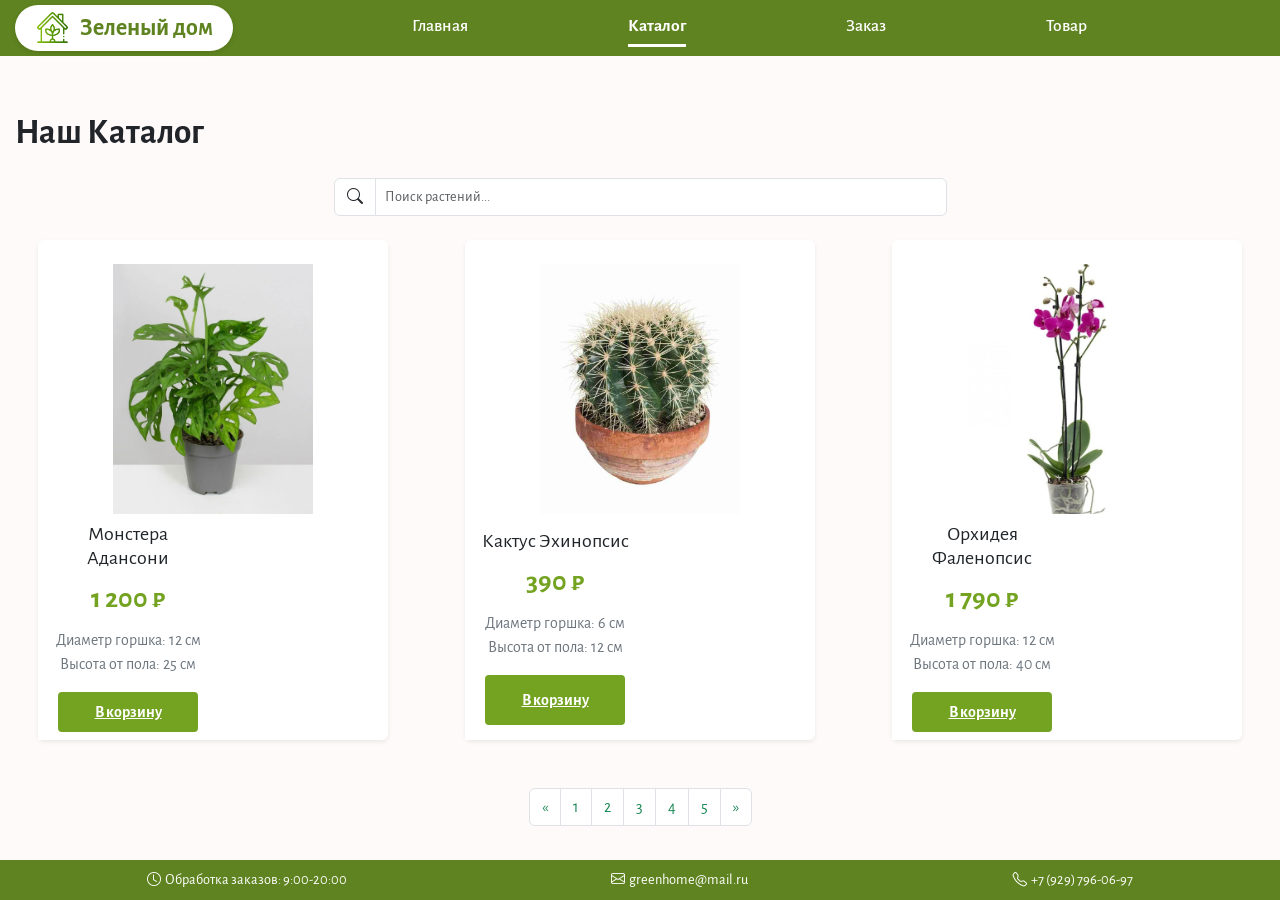
<file: catalog.html>
<!DOCTYPE html>
<html lang="ru">
<head>
    <meta charset="UTF-8">
    <meta name="viewport" content="width=device-width, initial-scale=1.0">
    <title>Зеленый дом - Каталог</title>
    
    <!-- ===== ПОДКЛЮЧЕНИЕ СТИЛЕЙ ===== -->
    <!-- Bootstrap CSS - основной фреймворк -->
    <link href="https://cdn.jsdelivr.net/npm/bootstrap@5.3.2/dist/css/bootstrap.min.css" rel="stylesheet">
    
    <!-- Bootstrap Icons - иконки для соцсетей и элементов -->
    <link rel="stylesheet" href="https://cdn.jsdelivr.net/npm/bootstrap-icons@1.11.3/font/bootstrap-icons.min.css">
    
    <!-- Шрифт Alegreya Sans - основной шрифт сайта -->
    <link href="https://fonts.googleapis.com/css2?family=Alegreya+Sans:wght@300;400;500;700;800&display=swap" rel="stylesheet">

    <!-- Наши собственные стили (переопределяют Bootstrap) -->
    <link rel="stylesheet" href="css/style.css">

    <!-- Favicon - иконка сайта на вкладке браузера -->
    <link rel="icon" href="favicon.png" type="images/png">

    <!-- Google Analytics -->
    <script async src="https://www.googletagmanager.com/gtag/js?id=G-243Q15BTFP"></script>
    <script>
        window.dataLayer = window.dataLayer || [];
        function gtag(){dataLayer.push(arguments);}
        gtag('js', new Date());
        gtag('config', 'G-243Q15BTFP');
    </script>
    
</head>
<!-- body с flex-контейнером для прижатого подвала -->
<body class="d-flex flex-column min-vh-100">

<!-- ===== ШАПКА САЙТА (HEADER) ===== -->
<!-- Навбар с зеленым фоном и логотипом на белом фоне -->
<nav class="navbar navbar-expand-lg navbar-custom">
    <div class="container">
        <!-- Логотип на белом фоне (отдельный блок) -->
        <div class="logo-container">
            <img src="images/logo-house.png" alt="Зеленый дом" height="35">
            <span class="brand-text">Зеленый дом</span>
        </div>
        
        <!-- Кнопка для мобильного меню (бургер) -->
        <button class="navbar-toggler" type="button" data-bs-toggle="collapse" data-bs-target="#navbarNav">
            <span class="navbar-toggler-icon"></span>
        </button>
        
        <!-- Меню навигации (ссылки на страницы) -->
        <div class="collapse navbar-collapse" id="navbarNav">
            <ul class="navbar-nav ms-auto">
                <li class="nav-item">
                    <a class="nav-link nav-link-custom" href="index.html">Главная</a>
                </li>
                <li class="nav-item">
                    <!-- active - показывает текущую страницу -->
                    <a class="nav-link nav-link-custom active" href="catalog.html">Каталог</a>
                </li>
                <li class="nav-item">
                    <a class="nav-link nav-link-custom" href="form.html">Заказ</a>
                </li>
                <li class="nav-item">
                    <a class="nav-link nav-link-custom" href="product.html">Товар</a>
                </li>
            </ul>
        </div>
    </div>
</nav>
<!-- ===== КОНЕЦ ШАПКИ ===== -->

<!-- ===== ОСНОВНОЙ КОНТЕНТ СТРАНИЦЫ ===== -->
<main class="flex-grow-1">

<!-- ===== ЗАГОЛОВОК СТРАНИЦЫ ===== -->
<div class="container mt-5">
    <h1 class="fw-bold text-dark" style="font-size: 2.2rem;">Наш Каталог</h1>
</div>

<!-- ===== КАРТОЧКИ ТОВАРОВ ===== -->
<!-- ===== КАРТОЧКИ ТОВАРОВ ===== -->
<div class="container mt-4">
    <!-- Ряд с карточками -->
    <div class="row justify-content-center" style="gap: 53px;">
        
        <!-- ===== КАРТОЧКА 1: Монстера (с data-атрибутами) ===== -->
        <div class="col-auto">
            <div class="card border-0 shadow-sm product-card" 
                 data-product-id="1"
                 data-product-name="Монстера Адансони"
                 data-product-price="1200"
                 data-product-image="monstera.jpg"
                 data-product-diametr="12 см"
                 data-product-height="25 см"
                 data-product-light="рассеянный свет, полутень"
                 data-product-care="новичок, любитель"
                 data-product-stock="4"
                 data-product-placement="гостиная, спальня, кабинет, кухня">
                
                <div class="d-flex justify-content-center pt-4">
                    <img src="images/monstera.jpg" class="product-image" alt="Монстера">
                </div>
                <div class="card-body d-flex flex-column text-center">
                    <h3 class="card-title h5 fw-normal">Монстера Адансони</h3>
                    <p class="card-text fs-3 fw-bold mb-2" style="color: #74A322;">1 200 ₽</p>
                    <p class="card-text text-secondary">
                        Диаметр горшка: 12 см<br>
                        Высота от пола: 25 см
                    </p>
                    <a href="#" class="btn-square" data-product-id="1">В корзину</a>
                </div>
            </div>
        </div>
        
        <!-- ===== КАРТОЧКА 2: Кактус (с data-атрибутами) ===== -->
        <div class="col-auto">
            <div class="card border-0 shadow-sm product-card" 
                 data-product-id="2"
                 data-product-name="Кактус Эхинопсис"
                 data-product-price="390"
                 data-product-image="cactus.jpg"
                 data-product-diametr="6 см"
                 data-product-height="12 см"
                 data-product-light="яркий солнечный свет"
                 data-product-care="новичок (очень неприхотлив)"
                 data-product-stock="15"
                 data-product-placement="подоконник, солнечная сторона">
                
                <div class="d-flex justify-content-center pt-4">
                    <img src="images/cactus.jpg" class="product-image" alt="Кактус">
                </div>
                <div class="card-body d-flex flex-column text-center">
                    <h3 class="card-title h5 fw-normal">Кактус Эхинопсис</h3>
                    <p class="card-text fs-3 fw-bold mb-2" style="color: #74A322;">390 ₽</p>
                    <p class="card-text text-secondary">
                        Диаметр горшка: 6 см<br>
                        Высота от пола: 12 см
                    </p>
                    <a href="#" class="btn-square" data-product-id="2">В корзину</a>
                </div>
            </div>
        </div>
        
        <!-- ===== КАРТОЧКА 3: Орхидея (с data-атрибутами) ===== -->
        <div class="col-auto">
            <div class="card border-0 shadow-sm product-card" 
                 data-product-id="3"
                 data-product-name="Орхидея Фаленопсис"
                 data-product-price="1790"
                 data-product-image="orchidea.webp"
                 data-product-diametr="12 см"
                 data-product-height="40 см"
                 data-product-light="рассеянный свет, без прямых солнечных лучей"
                 data-product-care="любитель (требует особого ухода)"
                 data-product-stock="3"
                 data-product-placement="гостиная, ванная комната с окном">
                
                <div class="d-flex justify-content-center pt-4">
                    <img src="images/orchidea.webp" class="product-image" alt="Орхидея">
                </div>
                <div class="card-body d-flex flex-column text-center">
                    <h3 class="card-title h5 fw-normal">Орхидея Фаленопсис</h3>
                    <p class="card-text fs-3 fw-bold mb-2" style="color: #74A322;">1 790 ₽</p>
                    <p class="card-text text-secondary">
                        Диаметр горшка: 12 см<br>
                        Высота от пола: 40 см
                    </p>
                    <a href="#" class="btn-square" data-product-id="3">В корзину</a>
                </div>
            </div>
        </div>
    </div>
</div>
<!-- ===== КОНЕЦ КАРТОЧЕК ТОВАРОВ ===== -->

<!-- ===== ПАГИНАЦИЯ (номера страниц) ===== -->
<div class="container mt-5">
    <nav aria-label="Page navigation">
        <ul class="pagination justify-content-center">
            <!-- Кнопка "предыдущая страница" -->
            <li class="page-item"><a class="page-link text-success" href="#">«</a></li>
            <!-- Номера страниц -->
            <li class="page-item"><a class="page-link text-success" href="#">1</a></li>
            <li class="page-item"><a class="page-link text-success" href="#">2</a></li>
            <li class="page-item"><a class="page-link text-success" href="#">3</a></li>
            <li class="page-item"><a class="page-link text-success" href="#">4</a></li>
            <li class="page-item"><a class="page-link text-success" href="#">5</a></li>
            <!-- Кнопка "следующая страница" -->
            <li class="page-item"><a class="page-link text-success" href="#">»</a></li>
        </ul>
    </nav>
</div>
<!-- ===== КОНЕЦ ПАГИНАЦИИ ===== -->

</main>
<!-- ===== КОНЕЦ ОСНОВНОГО КОНТЕНТА ===== -->

<!-- ===== ПОДВАЛ САЙТА (FOOTER) ===== -->
<footer>
    <div class="container">
        <!-- Часы работы с иконкой -->
        <span><i class="bi bi-clock me-1"></i>Обработка заказов: 9:00-20:00</span>
        <!-- Email с иконкой -->
        <span><i class="bi bi-envelope me-1"></i>greenhome@mail.ru</span>
        <!-- Телефон с иконкой -->
        <span><i class="bi bi-telephone me-1"></i>+7 (929) 796-06-97</span>
    </div>
</footer>
<!-- ===== КОНЕЦ ПОДВАЛА ===== -->

<!-- Bootstrap JS - для работы меню и других компонентов -->
<script src="https://cdn.jsdelivr.net/npm/bootstrap@5.3.2/dist/js/bootstrap.bundle.min.js"></script>
<!-- Твой JS -->
<script src="js/script.js"></script> 


</body>

</html>
</file>
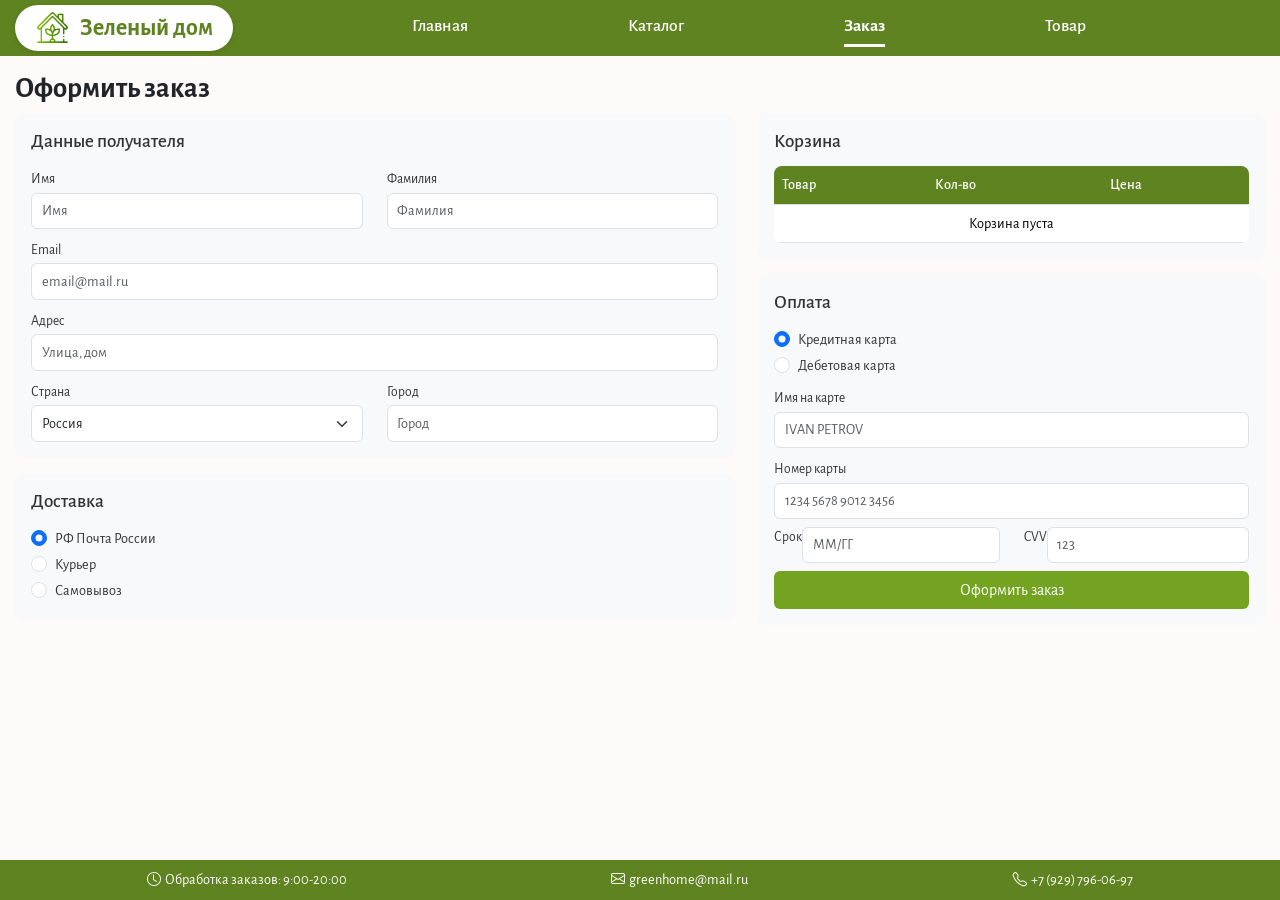
<file: form.html>
<!DOCTYPE html>
<html lang="ru">
<head>
    <meta charset="UTF-8">
    <meta name="viewport" content="width=device-width, initial-scale=1.0">
    <title>Зеленый дом - Оформление заказа</title>
    
    <!-- ===== ПОДКЛЮЧЕНИЕ СТИЛЕЙ ===== -->
    <!-- Bootstrap CSS - основной фреймворк для сетки и компонентов -->
    <link href="https://cdn.jsdelivr.net/npm/bootstrap@5.3.2/dist/css/bootstrap.min.css" rel="stylesheet">
    
    <!-- Bootstrap Icons - библиотека иконок для социальных сетей и элементов -->
    <link rel="stylesheet" href="https://cdn.jsdelivr.net/npm/bootstrap-icons@1.11.3/font/bootstrap-icons.min.css">
    
    <!-- Шрифт Alegreya Sans - основной шрифт всего сайта -->
    <link href="https://fonts.googleapis.com/css2?family=Alegreya+Sans:wght@300;400;500;700;800&display=swap" rel="stylesheet">

    <!-- Наши собственные стили - переопределяют Bootstrap при необходимости -->
    <link rel="stylesheet" href="css/style.css">

    <!-- Favicon - иконка сайта на вкладке браузера -->
    <link rel="icon" href="favicon.png" type="images/png">

    <!-- Google Analytics -->
    <script async src="https://www.googletagmanager.com/gtag/js?id=G-243Q15BTFP"></script>
    <script>
        window.dataLayer = window.dataLayer || [];
        function gtag(){dataLayer.push(arguments);}
        gtag('js', new Date());
        gtag('config', 'G-243Q15BTFP');
    </script>
        
</head>
<!-- body с flex-контейнером для правильного расположения шапки, контента и подвала -->
<body class="d-flex flex-column">

<!-- ===== ШАПКА САЙТА (HEADER) ===== -->
<!-- компактная версия шапки с уменьшенными отступами -->
<nav class="navbar navbar-expand-lg navbar-custom" style="padding: 0.2rem 0;">
    <div class="container">
        <!-- Логотип на белом фоне - отдельный блок для контраста -->
        <div class="logo-container">
            <img src="images/logo-house.png" alt="Зеленый дом" height="35">
            <span class="brand-text">Зеленый дом</span>
        </div>
        
        <!-- Кнопка-бургер для мобильного меню (появляется на маленьких экранах) -->
        <button class="navbar-toggler" type="button" data-bs-toggle="collapse" data-bs-target="#navbarNav">
            <span class="navbar-toggler-icon"></span>
        </button>
        
        <!-- Меню навигации - скрывается на мобильных и появляется при нажатии на бургер -->
        <div class="collapse navbar-collapse" id="navbarNav">
            <ul class="navbar-nav ms-auto">
                <li class="nav-item">
                    <a class="nav-link nav-link-custom" href="index.html">Главная</a>
                </li>
                <li class="nav-item">
                    <a class="nav-link nav-link-custom" href="catalog.html">Каталог</a>
                </li>
                <li class="nav-item">
                    <!-- active - выделяет текущую страницу (подчеркивание снизу) -->
                    <a class="nav-link nav-link-custom active" href="form.html">Заказ</a>
                </li>
                <li class="nav-item">
                    <a class="nav-link nav-link-custom" href="product.html">Товар</a>
                </li>
            </ul>
        </div>
    </div>
</nav>
<!-- ===== КОНЕЦ ШАПКИ ===== -->

<!-- ===== ОСНОВНОЙ КОНТЕНТ СТРАНИЦЫ ===== -->
<main>

<!-- ===== ЗАГОЛОВОК СТРАНИЦЫ ===== -->
<div class="container mt-2">
    <h1 class="fw-bold text-dark" style="font-size: 1.8rem; margin-bottom: 0.5rem;">Оформить заказ</h1>
</div>

<!-- ===== ФОРМА ЗАКАЗА ===== -->
<div class="container">
    <!-- ОБЩАЯ ФОРМА, которая включает и поля, и кнопку -->
    <form id="orderForm">
        <div class="row g-2">
            
            <!-- ===== ЛЕВАЯ КОЛОНКА - ПОЛЯ ===== -->
            <div class="col-lg-7">
                
                <!-- Блок с данными получателя -->
                <div class="form-section">
                    <h3 class="mb-2">Данные получателя</h3>
                    
                    <div class="row g-2">
                        <!-- Поле Имя (обязательное) -->
                        <div class="col-md-6">
                            <label for="name" class="form-label">Имя</label>
                            <input type="text" class="form-control" id="name" placeholder="Имя" required>
                        </div>
                        <!-- Поле Фамилия -->
                        <div class="col-md-6">
                            <label for="surname" class="form-label">Фамилия</label>
                            <input type="text" class="form-control" id="surname" placeholder="Фамилия">
                        </div>
                        <!-- Поле Email (обязательное) -->
                        <div class="col-12">
                            <label for="email" class="form-label">Email</label>
                            <input type="email" class="form-control" id="email" placeholder="email@mail.ru" required>
                        </div>
                        <!-- Поле Адрес (обязательное) -->
                        <div class="col-12">
                            <label for="address" class="form-label">Адрес</label>
                            <input type="text" class="form-control" id="address" placeholder="Улица, дом" required>
                        </div>
                        <!-- Страна -->
                        <div class="col-md-6">
                            <label for="country" class="form-label">Страна</label>
                            <select class="form-select" id="country">
                                <option>Россия</option>
                                <option>Беларусь</option>
                                <option>Казахстан</option>
                            </select>
                        </div>
                        <!-- Город -->
                        <div class="col-md-6">
                            <label for="city" class="form-label">Город</label>
                            <input type="text" class="form-control" id="city" placeholder="Город">
                        </div>
                    </div>
                </div>
                
                <!-- Блок выбора способа доставки -->
                <div class="form-section">
                    <h3 class="mb-2">Доставка</h3>
                    
                    <div class="form-check">
                        <input class="form-check-input" type="radio" name="delivery" id="russia" value="Почта России" checked>
                        <label class="form-check-label" for="russia">РФ Почта России</label>
                    </div>
                    <div class="form-check">
                        <input class="form-check-input" type="radio" name="delivery" id="courier" value="Курьер">
                        <label class="form-check-label" for="courier">Курьер</label>
                    </div>
                    <div class="form-check">
                        <input class="form-check-input" type="radio" name="delivery" id="pickup" value="Самовывоз">
                        <label class="form-check-label" for="pickup">Самовывоз</label>
                    </div>
                </div>
            </div>
            
            <!-- ===== ПРАВАЯ КОЛОНКА - КОРЗИНА И ОПЛАТА ===== -->
            <div class="col-lg-5">
                
                <!-- Блок корзины -->
                <div class="form-section">
                    <h3 class="mb-2">Корзина</h3>
                    
                    <table class="table table-cart table-sm">
                        <thead>
                            <tr>
                                <th>Товар</th>
                                <th>Кол-во</th>
                                <th>Цена</th>
                            </tr>
                        </thead>
                        <tbody>
                            <tr>
                                <td>Монстера</td>
                                <td>1</td>
                                <td>1200 ₽</td>
                            </tr>
                            <tr>
                                <td>Кактус</td>
                                <td>2</td>
                                <td>780 ₽</td>
                            </tr>
                            <tr class="total-row">
                                <td colspan="2" class="text-end">ИТОГО:</td>
                                <td><strong>1980 ₽</strong></td>
                            </tr>
                        </tbody>
                    </table>
                </div>
                
                <!-- Блок оплаты -->
                <div class="form-section">
                    <h3 class="mb-2">Оплата</h3>
                    
                    <div class="form-check">
                        <input class="form-check-input" type="radio" name="payment" id="credit" value="Кредитная карта" checked>
                        <label class="form-check-label" for="credit">Кредитная карта</label>
                    </div>
                    <div class="form-check mb-2">
                        <input class="form-check-input" type="radio" name="payment" id="debit" value="Дебетовая карта">
                        <label class="form-check-label" for="debit">Дебетовая карта</label>
                    </div>
                    
                    <div class="row g-2">
                        <div class="col-12">
                            <label for="cardName" class="form-label">Имя на карте</label>
                            <input type="text" class="form-control" id="cardName" placeholder="IVAN PETROV">
                        </div>
                        <div class="col-12">
                            <label for="cardNumber" class="form-label">Номер карты</label>
                            <input type="text" class="form-control" id="cardNumber" placeholder="1234 5678 9012 3456">
                        </div>
                        <div class="col-6">
                            <label for="cardExpiry" class="form-label">Срок</label>
                            <input type="text" class="form-control" id="cardExpiry" placeholder="ММ/ГГ">
                        </div>
                        <div class="col-6">
                            <label for="cardCvv" class="form-label">CVV</label>
                            <input type="text" class="form-control" id="cardCvv" placeholder="123">
                        </div>
                    </div>
                    
                    <!-- КНОПКА ТЕПЕРЬ ВНУТРИ ФОРМЫ -->
                    <button type="submit" class="btn w-100 mt-2" style="background-color: #74A322; color: white;">
                        Оформить заказ
                    </button>
                </div>
            </div>
        </div>
    </form>
</div>
<!-- ===== КОНЕЦ ФОРМЫ ЗАКАЗА ===== -->

<!-- Модальное окно для сообщений -->
<div class="modal fade" id="resultModal" tabindex="-1" aria-labelledby="resultModalLabel" aria-hidden="true">
    <div class="modal-dialog">
        <div class="modal-content">
            <div class="modal-header">
                <h5 class="modal-title" id="resultModalLabel">Результат отправки</h5>
                <button type="button" class="btn-close" data-bs-dismiss="modal" aria-label="Close"></button>
            </div>
            <div class="modal-body" id="modalMessage">
                <!-- Сюда будет вставляться текст -->
            </div>
            <div class="modal-footer">
                <button type="button" class="btn btn-secondary" data-bs-dismiss="modal">Закрыть</button>
            </div>
        </div>
    </div>
</div>

</main>
<!-- ===== КОНЕЦ ОСНОВНОГО КОНТЕНТА ===== -->

<!-- ===== ПОДВАЛ САЙТА (FOOTER) ===== -->
<footer>
    <div class="container">
        <!-- Часы работы с иконкой -->
        <span><i class="bi bi-clock me-1"></i>Обработка заказов: 9:00-20:00</span>
        <!-- Email с иконкой -->
        <span><i class="bi bi-envelope me-1"></i>greenhome@mail.ru</span>
        <!-- Телефон с иконкой -->
        <span><i class="bi bi-telephone me-1"></i>+7 (929) 796-06-97</span>
    </div>
</footer>
<!-- ===== КОНЕЦ ПОДВАЛА ===== -->

<!-- Bootstrap JS - необходим для работы модальных окон, вкладок и других компонентов -->
<script src="https://cdn.jsdelivr.net/npm/bootstrap@5.3.2/dist/js/bootstrap.bundle.min.js"></script>
<!-- Подключение твоего JS-скрипта -->
<script src="js/script.js"></script>
</body>

</html>
</file>
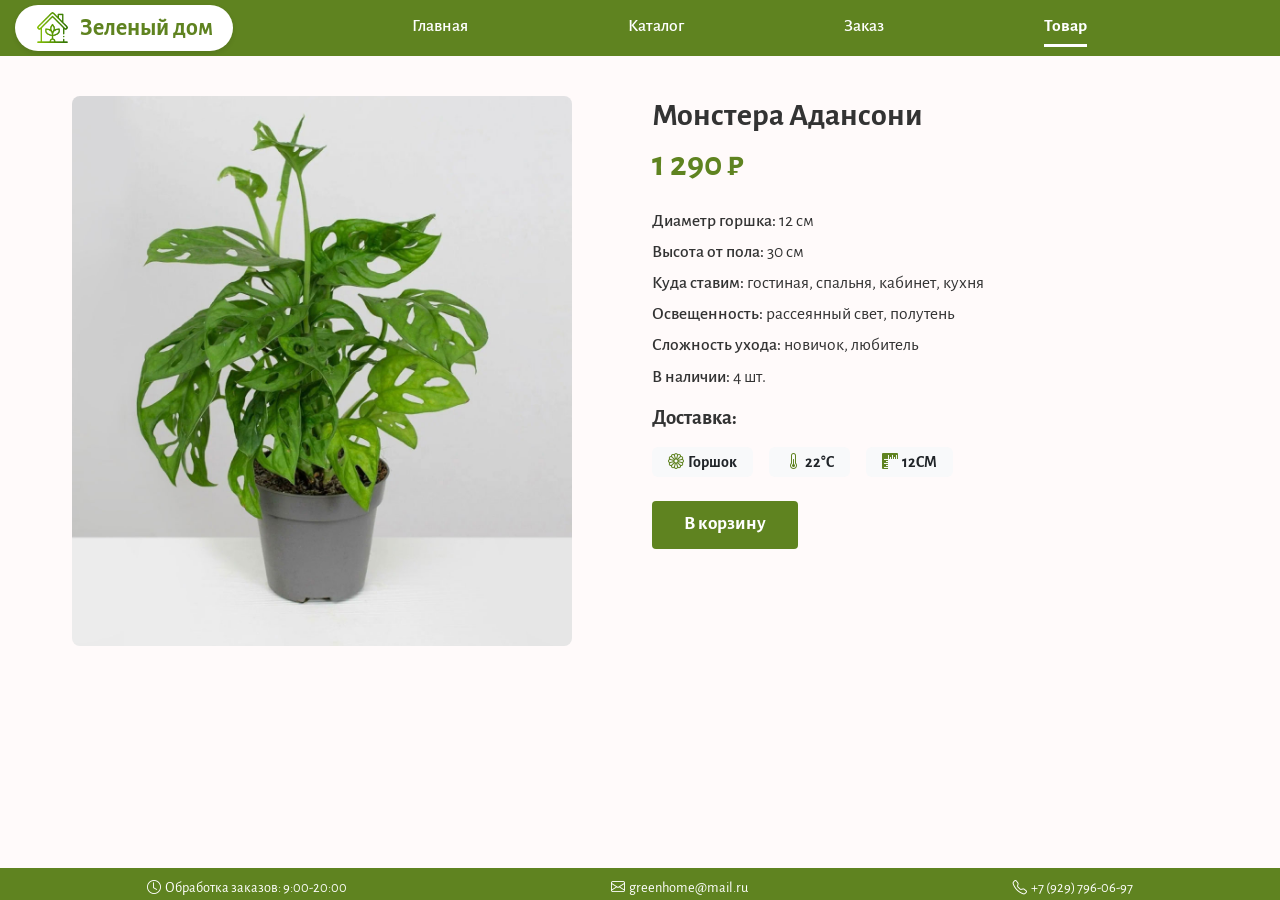
<file: product.html>
<!DOCTYPE html>
<html lang="ru">
<head>
    <meta charset="UTF-8">
    <meta name="viewport" content="width=device-width, initial-scale=1.0">
    <title>Зеленый дом - Карточка товара</title>
    
    <!-- Bootstrap CSS -->
    <link href="https://cdn.jsdelivr.net/npm/bootstrap@5.3.2/dist/css/bootstrap.min.css" rel="stylesheet">
    
    <!-- Bootstrap Icons -->
    <link rel="stylesheet" href="https://cdn.jsdelivr.net/npm/bootstrap-icons@1.11.3/font/bootstrap-icons.min.css">
    
    <!-- Шрифт -->
    <link href="https://fonts.googleapis.com/css2?family=Alegreya+Sans:wght@300;400;500;700;800&display=swap" rel="stylesheet">

    <!-- Твой CSS -->
    <link rel="stylesheet" href="css/style.css">

    <link rel="icon" href="favicon.png" type="images/png">

     <!-- Google Analytics -->
    <script async src="https://www.googletagmanager.com/gtag/js?id=G-243Q15BTFP"></script>
    <script>
        window.dataLayer = window.dataLayer || [];
        function gtag(){dataLayer.push(arguments);}
        gtag('js', new Date());
        gtag('config', 'G-243Q15BTFP');
    </script>
        
</head>
<body class="d-flex flex-column">

<!-- ===== ШАПКА ===== -->
<nav class="navbar navbar-expand-lg navbar-custom">
    <div class="container">
        <!-- Логотип на белом фоне -->
        <div class="logo-container">
            <img src="images/logo-house.png" alt="Зеленый дом" height="35">
            <span class="brand-text">Зеленый дом</span>
        </div>
        
        <!-- Кнопка для мобильного меню -->
        <button class="navbar-toggler" type="button" data-bs-toggle="collapse" data-bs-target="#navbarNav">
            <span class="navbar-toggler-icon"></span>
        </button>
        
        <!-- Меню навигации -->
        <div class="collapse navbar-collapse" id="navbarNav">
            <ul class="navbar-nav ms-auto">
                <li class="nav-item">
                    <a class="nav-link nav-link-custom" href="index.html">Главная</a>
                </li>
                <li class="nav-item">
                    <a class="nav-link nav-link-custom" href="catalog.html">Каталог</a>
                </li>
                <li class="nav-item">
                    <a class="nav-link nav-link-custom" href="form.html">Заказ</a>
                </li>
                <li class="nav-item">
                    <a class="nav-link nav-link-custom active" href="product.html">Товар</a>
                </li>
            </ul>
        </div>
    </div>
</nav>
<!-- ===== ОСНОВНОЙ КОНТЕНТ ===== -->
<main>
    <main class="mt-4"> 



<!-- ===== ТОВАР ===== -->
<div class="container">
    <div class="row">
        <!-- Левая колонка - фото 712x758 -->
        <div class="col-md-6">
            <div class="produc1t-image-container">
                <img src="images/monstera.jpg" class="produc1t-image" alt="Монстера Адансони">
            </div>
        </div>
        
        <!-- Правая колонка - информация -->
        <!-- Правая колонка - информация -->
<div class="col-md-6">
    <h2 class="fw-bold product-name">Монстера Адансони</h2>
    <p class="fw-bold text-green product-price">1 290 ₽</p>
    
    <!-- Характеристики -->
    <div class="product-details">
        <p><span class="fw-medium">Диаметр горшка:</span> <span class="product-diametr">12 см</span></p>
        <p><span class="fw-medium">Высота от пола:</span> <span class="product-height">30 см</span></p>
        <p><span class="fw-medium">Куда ставим:</span> <span class="product-placement">гостиная, спальня, кабинет, кухня</span></p>
        <p><span class="fw-medium">Освещенность:</span> <span class="product-light">рассеянный свет, полутень</span></p>
        <p><span class="fw-medium">Сложность ухода:</span> <span class="product-care">новичок, любитель</span></p>
        <p><span class="fw-medium">В наличии:</span> <span class="product-stock">4</span> шт.</p>
    </div>
    
    <!-- Доставка -->
    <h5 class="fw-bold delivery-title">Доставка:</h5>
    <ul class="list-unstyled delivery-list">
        <!-- Сюда будут подставляться данные из JS -->
    </ul>
    
    <!-- Бейджи -->
    <div class="d-flex gap-3 my-3">
        <span class="badge bg-light text-dark badge-item"><i class="bi bi-flower1 me-1 text-green"></i>Горшок</span>
        <span class="badge bg-light text-dark badge-item"><i class="bi bi-thermometer-half me-1 text-green"></i>22°C</span>
        <span class="badge bg-light text-dark badge-item"><i class="bi bi-rulers me-1 text-green"></i>12CM</span>
    </div>
    
    <!-- Кнопка -->
    <button class="btn btn-green mt-2">В корзину</button>
</div>

    </div>
</div>

</main>

<!-- ===== ПОДВАЛ ===== -->
<!-- ===== ПОДВАЛ (компактный) ===== -->
<footer>
    <div class="container">
        <span><i class="bi bi-clock me-1"></i>Обработка заказов: 9:00-20:00</span>
        <span><i class="bi bi-envelope me-1"></i>greenhome@mail.ru</span>
        <span><i class="bi bi-telephone me-1"></i>+7 (929) 796-06-97</span>
    </div>
</footer>
>

<!-- Bootstrap JS -->
<script src="https://cdn.jsdelivr.net/npm/bootstrap@5.3.2/dist/js/bootstrap.bundle.min.js"></script>
<!-- Твой JS -->
<script src="js/script.js"></script> 
</body>

</html>
</file>
<file: css/style.css>
/* ======================================== */
/* ===== ОСНОВНЫЕ НАСТРОЙКИ ДЛЯ ВСЕХ СТРАНИЦ ===== */
/* ======================================== */
:root {
    --main-green: #5f8320;    /* основной зеленый цвет (шапка, подвал, кнопки) */
    --light-bg: #FFFAFA;       /* фон страницы (светло-серый) */
    --text-dark: #333333;      /* цвет основного текста (темно-серый) */
}

* {
    margin: 0;                  /* обнуляем отступы у всех элементов */
    padding: 0;                 /* обнуляем внутренние отступы */
    box-sizing: border-box;     /* чтобы padding не увеличивал ширину */
}

body {
    font-family: 'Alegreya Sans', sans-serif;  /* основной шрифт */
    color: var(--text-dark);                    /* цвет текста */
    background-color: var(--light-bg);          /* фон страницы */
    line-height: 1.5;                            /* межстрочный интервал */
}

html, body {
    height: 100%;               /* высота на весь экран */
    margin: 0;
    padding: 0;
}

body {
    display: flex;               /* flexbox для прижатия подвала */
    flex-direction: column;      /* колонка: шапка, контент, подвал */
    min-height: 100vh;           /* минимальная высота = весь экран */
}

main {
    flex: 1;                     /* занимает всё оставшееся место */
}

.container {
    max-width: 1440px;           /* максимальная ширина контента */
    margin: 0 auto;              /* центрирование по горизонтали */
    padding: 0 15px;             /* отступы по бокам */
}

/* ======================================== */
/* ===== СТИЛИ ДЛЯ ШАПКИ (ВСЕ СТРАНИЦЫ) ===== */
/* ======================================== */

/* Контейнер для логотипа (белый фон) */
.logo-container {
    background-color: white;
    padding: 5px 20px;
    border-radius: 30px;
    display: flex;
    align-items: center;
    gap: 10px;
    box-shadow: 0 2px 5px rgba(0,0,0,0.1);
}

/* Картинка-домик в логотипе */
.logo-container img {
    height: 35px;
    width: auto;
}

/* Текст логотипа "Зеленый дом" */
.brand-text {
    color: var(--main-green);
    font-weight: 700;
    font-size: 24px;
}

/* Зеленая полоса шапки */
.navbar-custom {
    background-color: var(--main-green) !important;
    padding: 0.5rem 0;
    width: 100%;
}

/* Стили для бренда (если используется) */
.navbar-brand {
    color: white !important;
    font-weight: 400;
    font-size: 40px;
    display: flex;
    align-items: center;
    gap: 10px;
}

/* Меню навигации */
.navbar-nav {
    width: 100%;
    justify-content: center;
    gap: 10rem;
}

/* Ссылки в меню */
.nav-link-custom {
    color: white !important;
    font-weight: 500;
    font-size: 1.1rem;
    padding: 0.3rem 0 !important;
    transition: opacity 0.2s;
}

.nav-link-custom:hover {
    opacity: 0.9;
}

/* Активная страница (подчеркивание) */
.nav-link-custom.active {
    font-weight: 700;
    border-bottom: 3px solid white;
}

/* ======================================== */
/* ===== СТИЛИ ДЛЯ ГЛАВНОЙ СТРАНИЦЫ (index.html) ===== */
/* ======================================== */

/* Баннер с изображением */
.hero-section {
    background: linear-gradient(rgba(0, 0, 0, 0.3), rgba(0, 0, 0, 0.3)), 
                url('../images/hero-bg.jpg');
    background-size: cover;
    background-position: center;
    width: 100%;
    height: 294px;
    display: flex;
    align-items: center;
    text-align: left;
    color: white;
}

.hero-section .container {
    width: 100%;
    max-width: 100%;
    margin: 0;
    padding: 0 30px;
}

/* Заголовок в баннере */
.hero-title {
    font-size: 2.5rem;
    font-weight: 800;
    text-shadow: 2px 2px 5px rgba(0,0,0,0.5);
    margin-bottom: 0.3rem;
}

/* Текст в баннере */
.hero-text {
    font-size: 1.1rem;
    max-width: 100%;
    text-shadow: 1px 1px 3px rgba(0,0,0,0.5);
    margin-bottom: 0.5rem;
}

/* Кнопка в баннере */
.btn-hero {
    background-color: var(--main-green);
    color: white;
    font-weight: 600;
    padding: 0.5rem 2rem;
    border-radius: 50px;
    border: 2px solid white;
    font-size: 1rem;
    text-decoration: none;
    display: inline-block;
    transition: all 0.2s;
}

.btn-hero:hover {
    background-color: white;
    color: var(--main-green);
}

/* Заголовки разделов на главной */
.section-title {
    font-size: 1.5rem;
    font-weight: 700;
    color: var(--main-green);
    text-align: center;
    margin: 1.5rem 0 1rem 0;
}

/* ======================================== */
/* ===== КАРТОЧКИ НА ГЛАВНОЙ СТРАНИЦЕ (квадратные 180x180) ===== */
/* ======================================== */

.row {
    --bs-gutter-x: 1.5rem;      /* отступы между колонками Bootstrap */
    justify-content: center;
}

/* Центрирование колонок */
.col-lg-3, .col-md-4, .col-6 {
    display: flex;
    justify-content: center;
}

/* Карточка растения 180x180 */
.plant-card {
    width: 180px;
    height: 180px;
    border: none;
    border-radius: 10px;
    overflow: hidden;
    box-shadow: 0 2px 5px rgba(0,0,0,0.05);
    transition: all 0.2s;
    background-color: white;
    display: flex;
    flex-direction: column;
    flex-shrink: 0;  /* запрещаем сжиматься */
}

.plant-card:hover {
    transform: translateY(-3px);
    box-shadow: 0 5px 12px rgba(116, 163, 34, 0.15);
}

/* Контейнер для изображения */
.plant-img-container {
    width: 180px;
    height: 130px;
    overflow: hidden;
}

/* Для центрирования картинки (если нужно) */
.plant-img-container.text-center {
    display: flex;
    justify-content: center;
    align-items: center;
    background-color: #f8f9fa;
}

.plant-img-center {
    max-width: 100%;
    max-height: 100%;
    object-fit: contain;
}

/* Обычное изображение (заполняет весь контейнер) */
.plant-img {
    width: 100%;
    height: 100%;
    object-fit: cover;
    transition: transform 0.3s;
}

.plant-card:hover .plant-img {
    transform: scale(1.05);
}

/* Тело карточки (текст) */
.card-body {
    width: 180px;
    height: 50px;
    padding: 0.5rem;
    text-align: center;
    display: flex;
    align-items: center;
    justify-content: center;
    background-color: white;
}

/* Название растения */
.plant-title {
    font-size: 1rem;
    font-weight: 700;
    color: var(--main-green);
    margin: 0;
}


/* ======================================== */
/* ===== СТИЛИ ДЛЯ КАТАЛОГА (catalog.html) ===== */
/* ======================================== */

/* Фиксированные размеры для карточек в каталоге */
.product-card {
    width: 350px;
    height: 500px;
    margin: 0 auto;
}


/* Квадратная кнопка "В корзину" для каталога */
.btn-square {
    background-color: #74A322;
    color: white;
    width: 140px;
    height: 50px;
    display: flex;
    align-items: center;
    justify-content: center;
    border: none;
    font-weight: 600;
    font-size: 1rem;
    transition: all 0.2s;
    border-radius: 4px; /* небольшая скругление, но почти квадратная */
    margin-left: auto;
    margin-right: auto;
}   
        
.btn-square:hover {
    background-color: #5f8320;
    color: white;
}

/* Альтернативный размер изображения (переопределение) */
.product-image {
    width: 200px;     /* ширина */
    height: 250px;    /* высота */
    object-fit: cover;
}

/* ======================================== */
/* ===== СТИЛИ ДЛЯ СТРАНИЦЫ ЗАКАЗА (form.html) ===== */
/* ===== ВСЁ НА ОДНОМ ЭКРАНЕ БЕЗ ПРОКРУТКИ ===== */
/* ======================================== */

/* Отключаем прокрутку всей страницы */
body {
    overflow: hidden; /* отключает прокрутку всей страницы */
    height: 100vh;
}

/* Высота main = весь экран минус шапка и подвал */
main {
    height: calc(100vh - 130px); /* высота минус шапка и подвал */
    overflow-y: auto; /* прокрутка только внутри main если нужно */
    padding: 10px 0;
}

/* Блоки формы (белые карточки) */
.form-section {
    background-color: #f8f9fa;
    border-radius: 8px;
    padding: 1rem;
    margin-bottom: 1rem;
}

/* Заголовки внутри блоков формы */
.form-section h3 {
    font-size: 1.2rem;
    margin-bottom: 0.8rem !important;
}

/* Таблица корзины */
.table-cart {
    background-color: white;
    border-radius: 8px;
    overflow: hidden;
    margin-bottom: 0;
}

/* Заголовки таблицы (зеленые) */
.table-cart th {
    background-color: var(--main-green);
    color: white;
    font-weight: 500;
    font-size: 0.9rem;
    padding: 0.5rem;
}

/* Ячейки таблицы */
.table-cart td {
    padding: 0.5rem;
    font-size: 0.9rem;
}

/* Строка с итоговой суммой */
.total-row {
    font-size: 1.1rem;
    font-weight: 700;
    color: var(--main-green);
}

/* Подписи к полям формы */
.form-label {
    font-size: 0.85rem;
    margin-bottom: 0.2rem;
}

/* Поля ввода */
.form-control, .form-select {
    padding: 0.4rem 0.6rem;
    font-size: 0.9rem;
}

/* Текст радио-кнопок */
.form-check-label {
    font-size: 0.9rem;
}

/* Кнопка оформления заказа */
.btn-lg {
    padding: 0.5rem !important;
    font-size: 1rem;
}

/* Уменьшенная шапка для страницы заказа */
.navbar-custom {
    padding: 0.3rem 0 !important;
}

/* Подвал для страницы заказа */
footer {
    background-color: var(--main-green);
    color: white;
    padding: 0.5rem 0;
    font-size: 0.9rem;
    height: 40px;
}

/* Контейнер подвала */
footer .container {
    display: flex;
    justify-content: space-around;
    align-items: center;
    height: 100%;
}

/* Колонки в подвале */
footer .col-md-4 {
    padding: 0;
}

/* ======================================== */
/* ===== СТИЛИ ДЛЯ КАРТОЧКИ ТОВАРА (product.html) ===== */
/* ======================================== */

/* Основной контент */
main {
    height: calc(100vh - 120px);
    overflow-y: auto;
    padding: 0.5rem 0;
}

/* Зеленый текст (для цен) */
.text-green {
    color: var(--main-green);
}

/* Зеленый фон */
.bg-green {
    background-color: var(--main-green);
}

/* Зеленая кнопка */
.btn-green {
    background-color: var(--main-green);
    color: white;
    border: none;
    padding: 0.6rem 2rem;
    font-size: 1.2rem;
    font-weight: 600;
    border-radius: 4px;
}

.btn-green:hover {
    background-color: #5f8320;
    color: white;
}

/* Увеличенные размеры для страницы товара */
.main-title {
    font-size: 2.2rem;
    margin-bottom: 1rem;
}

.product-name {
    font-size: 2rem;
    margin-bottom: 0.3rem;
}

.product-price {
    font-size: 2.2rem;
    margin-bottom: 1rem;
}

/* Детали товара (характеристики) */
.product-details p {
    font-size: 1.1rem;
    margin-bottom: 0.3rem;
}

/* Заголовок "Доставка" */
.delivery-title {
    font-size: 1.3rem;
    margin: 1rem 0 0.3rem 0;
}

/* Пункты списка доставки */
.delivery-list li {
    font-size: 1rem;
    margin-bottom: 0.2rem;
}

/* Бейджи (Горшок, 22°C, 12CM) */
.badge-item {
    font-size: 1rem;
    padding: 0.4rem 1rem;
}

/* ===== ФОТО В КАРТОЧКЕ ТОВАРА ===== */
.produc1t-image-container {
    width: 500px;
    height: 550px;
    display: flex;
    align-items: center;
    justify-content: center;
    margin: 0 auto;
}
        
.produc1t-image {
    width: 500px;
    height: 550px;
    object-fit: cover;
    border-radius: 8px;

}
</file>
